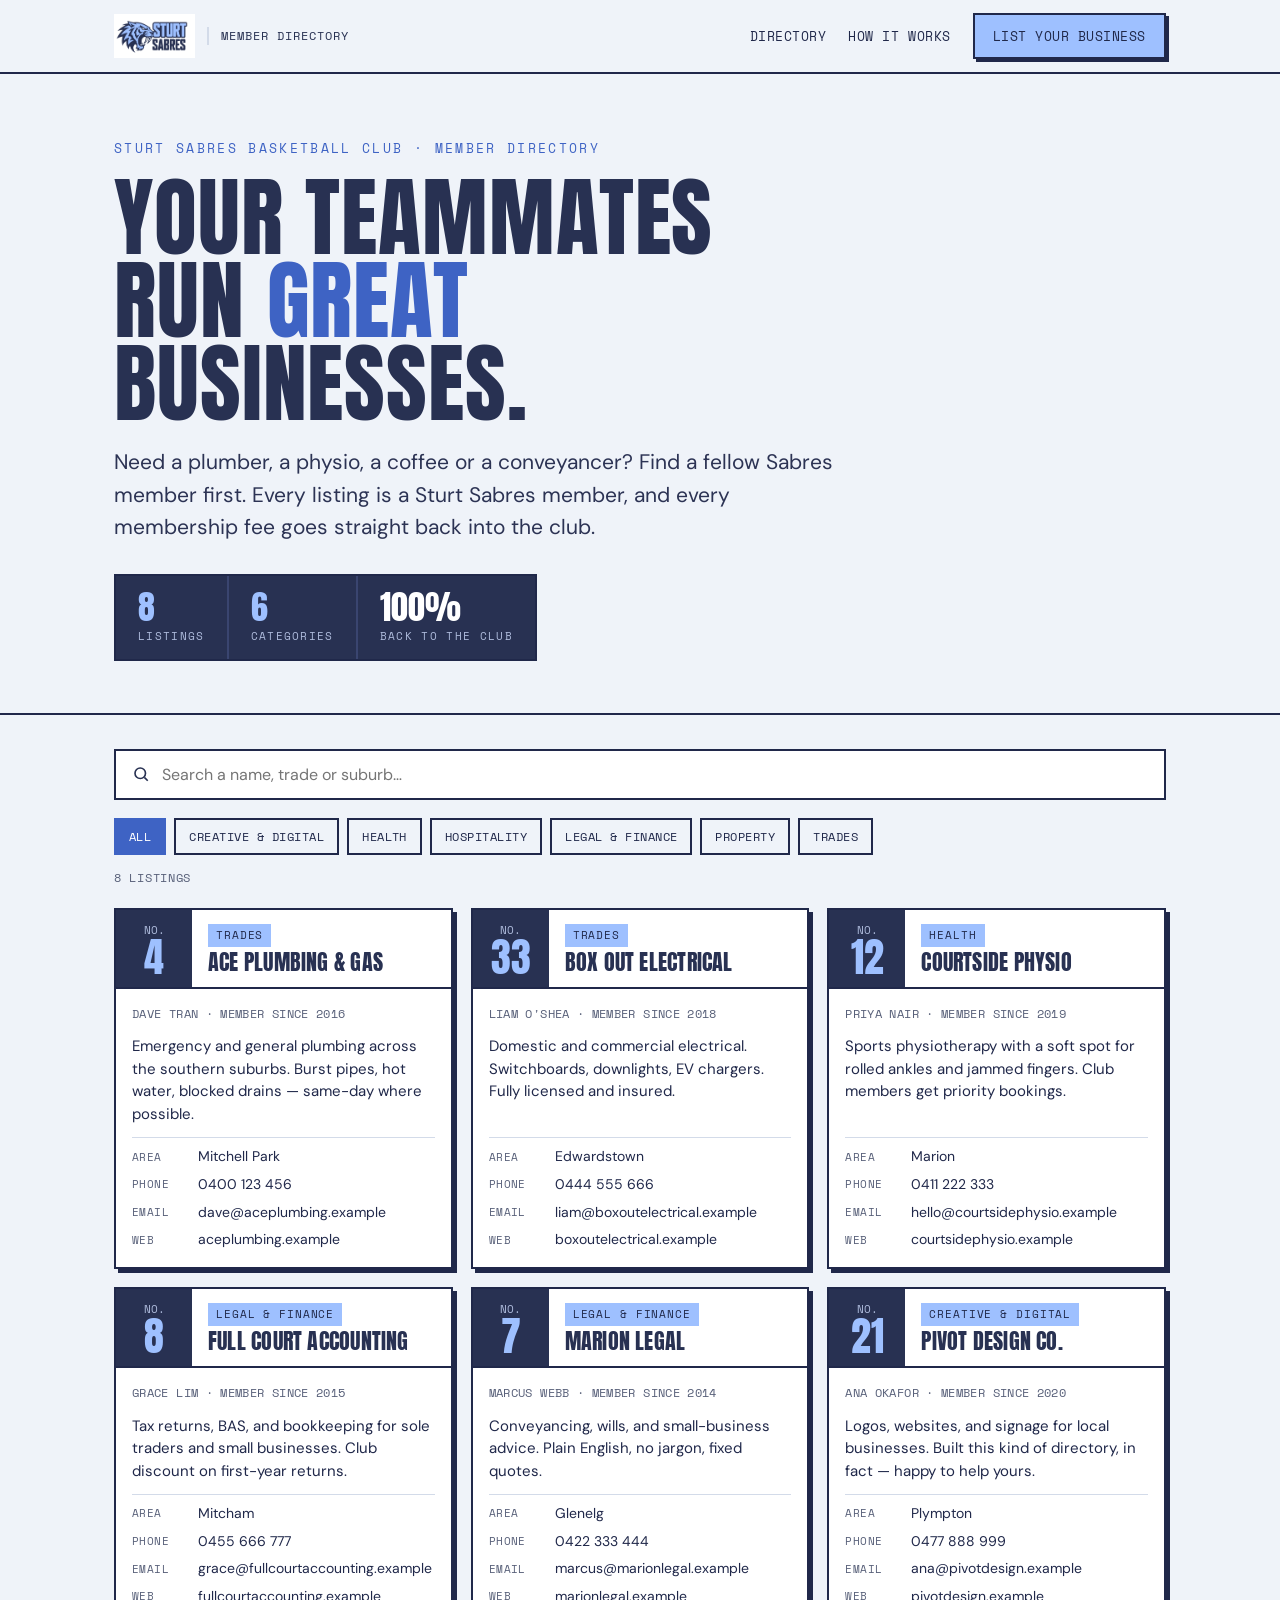
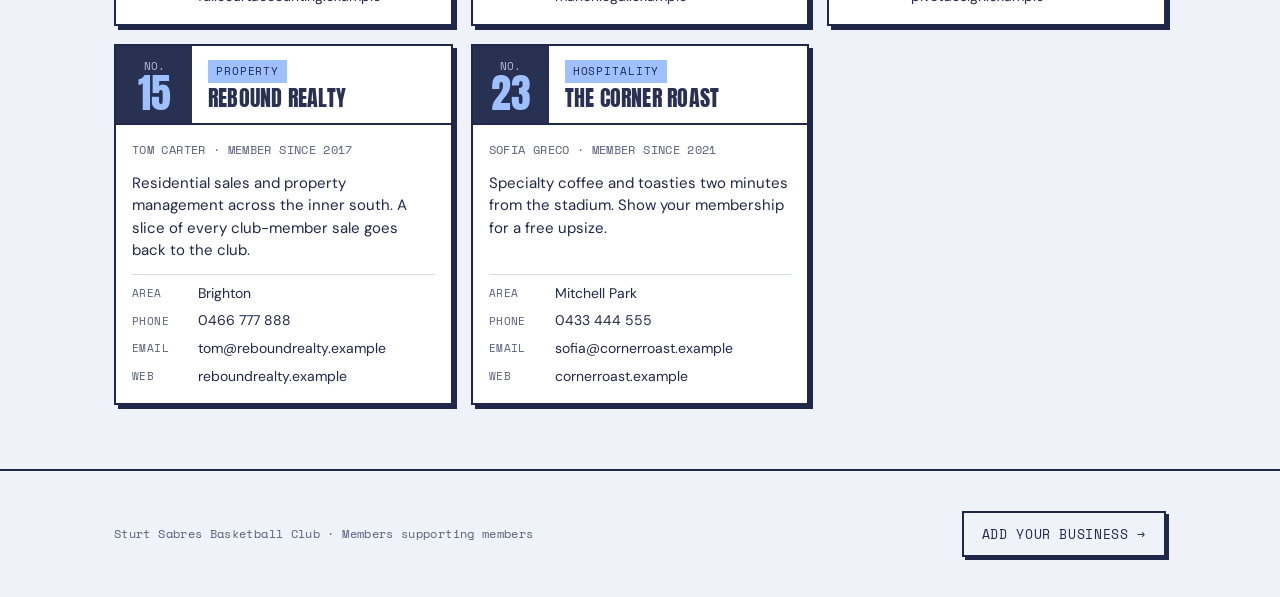
<file: index.html>
<!DOCTYPE html>
<html lang="en">
<head>
  <meta charset="UTF-8" />
  <meta name="viewport" content="width=device-width, initial-scale=1.0" />
  <title>Sturt Sabres — Member Business Directory</title>
  <meta name="description" content="Find a fellow Sturt Sabres Basketball Club member for whatever you need — and keep your money in the club." />
  <link rel="preconnect" href="https://fonts.googleapis.com" />
  <link rel="preconnect" href="https://fonts.gstatic.com" crossorigin />
  <link href="https://fonts.googleapis.com/css2?family=Anton&family=DM+Sans:wght@400;500;700&family=Space+Mono:wght@400;700&display=swap" rel="stylesheet" />
  <link rel="stylesheet" href="styles.css" />
</head>
<body>
  <header class="topbar">
    <div class="wrap">
      <a class="brand" href="index.html">
        <img class="logo" src="assets/logo.png" alt="Sturt Sabres Basketball Club" />
        <span class="brandtag">Member Directory</span>
      </a>
      <nav>
        <a href="index.html">Directory</a>
        <a href="list-your-business.html">How it works</a>
        <a class="btn" href="list-your-business.html">List your business</a>
      </nav>
    </div>
  </header>

  <main>
    <section class="hero">
      <div class="wrap">
        <p class="eyebrow">Sturt Sabres Basketball Club · Member Directory</p>
        <h1>Your teammates run <em>great</em> businesses.</h1>
        <p class="lede">
          Need a plumber, a physio, a coffee or a conveyancer? Find a fellow
          Sabres member first. Every listing is a Sturt Sabres member, and every
          membership fee goes straight back into the club.
        </p>
        <div class="scoreboard" aria-label="Directory stats">
          <div class="cell">
            <div class="num" id="stat-listings">—</div>
            <div class="lbl">Listings</div>
          </div>
          <div class="cell">
            <div class="num" id="stat-categories">—</div>
            <div class="lbl">Categories</div>
          </div>
          <div class="cell">
            <div class="num">100%</div>
            <div class="lbl">Back to the club</div>
          </div>
        </div>
      </div>
    </section>

    <section class="controls">
      <div class="wrap">
        <div class="searchrow">
          <label class="search">
            <svg width="18" height="18" viewBox="0 0 24 24" fill="none" stroke="currentColor" stroke-width="2.2" aria-hidden="true">
              <circle cx="11" cy="11" r="7"></circle>
              <line x1="21" y1="21" x2="16.5" y2="16.5"></line>
            </svg>
            <input id="search" type="search" placeholder="Search a name, trade or suburb…" aria-label="Search the directory" />
          </label>
        </div>
        <div class="chips" id="chips" aria-label="Filter by category"></div>
        <p class="resultcount" id="resultcount"></p>
      </div>
    </section>

    <section>
      <div class="wrap">
        <div class="roster" id="roster" aria-live="polite"></div>
      </div>
    </section>
  </main>

  <footer>
    <div class="wrap">
      <span class="fine">Sturt Sabres Basketball Club · Members supporting members</span>
      <a class="btn ghost" href="list-your-business.html">Add your business →</a>
    </div>
  </footer>

  <script src="app.js"></script>
</body>
</html>
</file>
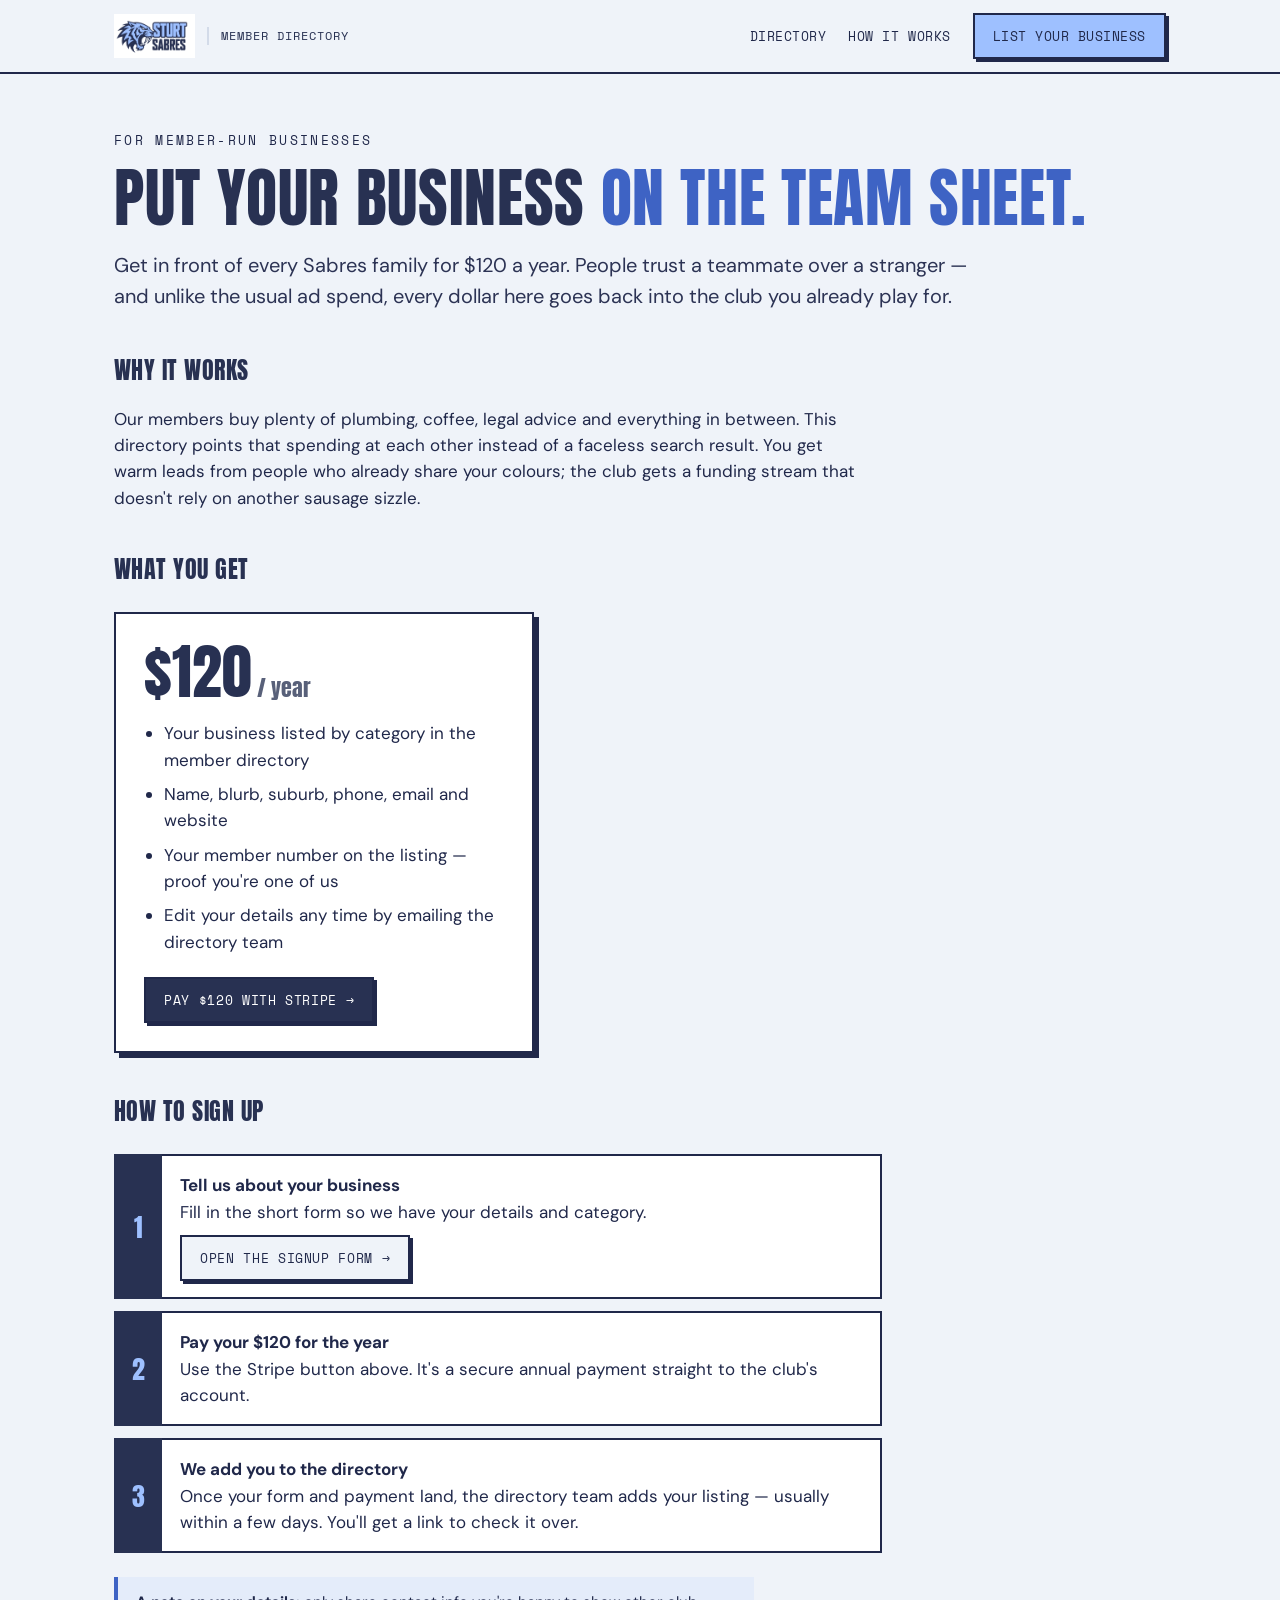
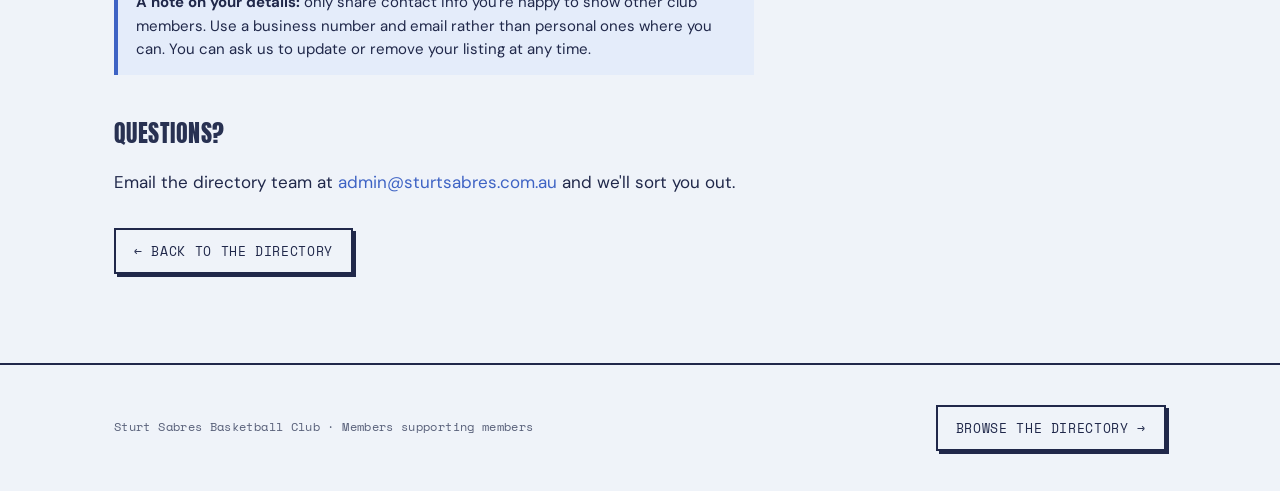
<file: list-your-business.html>
<!DOCTYPE html>
<html lang="en">
<head>
  <meta charset="UTF-8" />
  <meta name="viewport" content="width=device-width, initial-scale=1.0" />
  <title>List Your Business — Sturt Sabres Directory</title>
  <meta name="description" content="Advertise your business to the whole Sturt Sabres Basketball Club for $120/year. Every dollar supports the club." />
  <link rel="preconnect" href="https://fonts.googleapis.com" />
  <link rel="preconnect" href="https://fonts.gstatic.com" crossorigin />
  <link href="https://fonts.googleapis.com/css2?family=Anton&family=DM+Sans:wght@400;500;700&family=Space+Mono:wght@400;700&display=swap" rel="stylesheet" />
  <link rel="stylesheet" href="styles.css" />
</head>
<body>
  <header class="topbar">
    <div class="wrap">
      <a class="brand" href="index.html">
        <img class="logo" src="assets/logo.png" alt="Sturt Sabres Basketball Club" />
        <span class="brandtag">Member Directory</span>
      </a>
      <nav>
        <a href="index.html">Directory</a>
        <a href="list-your-business.html">How it works</a>
        <a class="btn" href="#signup">List your business</a>
      </nav>
    </div>
  </header>

  <main class="page">
    <div class="wrap">
      <p class="eyebrow" style="color:var(--court)">For member-run businesses</p>
      <h1>Put your business <em>on the team sheet.</em></h1>
      <p class="lead">
        Get in front of every Sabres family for $120 a year. People trust a
        teammate over a stranger — and unlike the usual ad spend, every dollar
        here goes back into the club you already play for.
      </p>

      <h2>Why it works</h2>
      <p>
        Our members buy plenty of plumbing, coffee, legal advice and everything
        in between. This directory points that spending at each other instead of
        a faceless search result. You get warm leads from people who already
        share your colours; the club gets a funding stream that doesn't rely on
        another sausage sizzle.
      </p>

      <h2>What you get</h2>
      <div class="pricecard">
        <div class="amt">$120<span> / year</span></div>
        <ul>
          <li>Your business listed by category in the member directory</li>
          <li>Name, blurb, suburb, phone, email and website</li>
          <li>Your member number on the listing — proof you're one of us</li>
          <li>Edit your details any time by emailing the directory team</li>
        </ul>
        <a class="btn line" id="pay-button"
           href="REPLACE_WITH_YOUR_STRIPE_PAYMENT_LINK"
           target="_blank" rel="noopener">Pay $120 with Stripe →</a>
      </div>

      <h2>How to sign up</h2>
      <ol class="steps">
        <li>
          <strong>Tell us about your business</strong>
          Fill in the short form so we have your details and category.
          <p style="margin:10px 0 0">
            <a class="btn ghost" href="https://forms.gle/1pBv7eUbLRjRSwwf7"
               target="_blank" rel="noopener">Open the signup form →</a>
          </p>
        </li>
        <li>
          <strong>Pay your $120 for the year</strong>
          Use the Stripe button above. It's a secure annual payment straight to
          the club's account.
        </li>
        <li>
          <strong>We add you to the directory</strong>
          Once your form and payment land, the directory team adds your listing —
          usually within a few days. You'll get a link to check it over.
        </li>
      </ol>

      <div class="callout">
        <strong>A note on your details:</strong> only share contact info you're
        happy to show other club members. Use a business number and email rather
        than personal ones where you can. You can ask us to update or remove your
        listing at any time.
      </div>

      <h2>Questions?</h2>
      <p>
        Email the directory team at
        <a href="mailto:admin@sturtsabres.com.au">admin@sturtsabres.com.au</a>
        and we'll sort you out.
      </p>

      <p style="margin-top:32px">
        <a class="btn ghost" href="index.html">← Back to the directory</a>
      </p>
    </div>
  </main>

  <footer>
    <div class="wrap">
      <span class="fine">Sturt Sabres Basketball Club · Members supporting members</span>
      <a class="btn ghost" href="index.html">Browse the directory →</a>
    </div>
  </footer>
</body>
</html>
</file>
<file: styles.css>
/* =========================================================================
   Sturt Sabres — Member Business Directory
   Identity: a printed game-day team program. Businesses are roster entries.
   Palette taken from the club logo:
     --ink      #20284A  deepest navy — text, borders, shadows
     --navy     #283152  brand navy — solid blocks (jersey, scoreboard, steps)
     --sky      #9EC0FF  brand sky blue — fills/accents on navy
     --sky-ink  #3E63C4  readable blue — links + emphasis on light surfaces
     --paper    #EFF3F9  cool program paper
     --chalk    #FFFFFF
     --rule     #D3DBE9  hairline
     --muted    #586079  secondary text
   Type:
     Display  Anton (condensed, jersey-number energy)
     Body     DM Sans
     Data     Space Mono (member numbers, tags, stats)
   ========================================================================= */

:root {
  --ink: #20284A;
  --navy: #283152;
  --sky: #9EC0FF;
  --sky-ink: #3E63C4;
  --paper: #EFF3F9;
  --chalk: #FFFFFF;
  --rule: #D3DBE9;
  --muted: #586079;
  --maxw: 1100px;
}

* { box-sizing: border-box; }
html { scroll-behavior: smooth; }

body {
  margin: 0;
  background: var(--paper);
  color: var(--ink);
  font-family: "DM Sans", system-ui, sans-serif;
  font-size: 17px;
  line-height: 1.55;
  -webkit-font-smoothing: antialiased;
}

a { color: var(--sky-ink); text-decoration: none; }
a:hover { text-decoration: underline; }

.wrap { max-width: var(--maxw); margin: 0 auto; padding: 0 24px; }

/* ---------- top bar ---------- */
.topbar {
  border-bottom: 2px solid var(--ink);
  background: var(--paper);
  position: sticky;
  top: 0;
  z-index: 20;
}
.topbar .wrap {
  display: flex;
  align-items: center;
  justify-content: space-between;
  height: 72px;
}
.brand { display: flex; align-items: center; gap: 12px; }
.brand:hover { text-decoration: none; }
.brand img.logo { height: 44px; width: auto; display: block; }
.brandtag {
  font-family: "Space Mono", monospace;
  font-size: 12px;
  letter-spacing: 0.08em;
  text-transform: uppercase;
  color: var(--navy);
  border-left: 2px solid var(--rule);
  padding-left: 12px;
}
.topbar nav { display: flex; gap: 22px; align-items: center; }
.topbar nav a {
  font-family: "Space Mono", monospace;
  font-size: 13px;
  letter-spacing: 0.04em;
  text-transform: uppercase;
  color: var(--ink);
}
.btn {
  display: inline-block;
  font-family: "Space Mono", monospace;
  font-size: 13px;
  letter-spacing: 0.05em;
  text-transform: uppercase;
  background: var(--sky);
  color: var(--ink);
  padding: 11px 18px;
  border: 2px solid var(--ink);
  box-shadow: 3px 3px 0 var(--ink);
  transition: transform .08s ease, box-shadow .08s ease;
}
.btn:hover {
  text-decoration: none;
  transform: translate(1px, 1px);
  box-shadow: 2px 2px 0 var(--ink);
}
.btn:active { transform: translate(3px, 3px); box-shadow: 0 0 0 var(--ink); }
.btn.line { background: var(--navy); color: var(--chalk); }
.btn.ghost { background: var(--paper); color: var(--ink); }

/* ---------- hero / scoreboard ---------- */
.hero { border-bottom: 2px solid var(--ink); padding: 64px 0 52px; }
.eyebrow {
  font-family: "Space Mono", monospace;
  font-size: 13px;
  letter-spacing: 0.18em;
  text-transform: uppercase;
  color: var(--sky-ink);
  margin: 0 0 18px;
}
.hero h1 {
  font-family: "Anton", sans-serif;
  font-weight: 400;
  text-transform: uppercase;
  letter-spacing: 0.01em;
  line-height: 0.94;
  font-size: clamp(40px, 8vw, 88px);
  margin: 0 0 22px;
  max-width: 14ch;
  color: var(--navy);
}
.hero h1 em { color: var(--sky-ink); font-style: normal; }
.hero .lede {
  font-size: clamp(17px, 2.2vw, 21px);
  max-width: 52ch;
  margin: 0 0 30px;
  color: #2C3354;
}

/* scoreboard stat strip */
.scoreboard {
  display: flex;
  flex-wrap: wrap;
  gap: 0;
  border: 2px solid var(--ink);
  background: var(--navy);
  width: fit-content;
  max-width: 100%;
}
.scoreboard .cell {
  padding: 14px 22px;
  border-right: 2px solid #3A4570;
  color: var(--chalk);
}
.scoreboard .cell:last-child { border-right: none; }
.scoreboard .num {
  font-family: "Anton", sans-serif;
  font-size: 34px;
  line-height: 1;
  color: var(--sky);
}
.scoreboard .cell:nth-child(3) .num { color: var(--chalk); }
.scoreboard .lbl {
  font-family: "Space Mono", monospace;
  font-size: 11px;
  letter-spacing: 0.12em;
  text-transform: uppercase;
  color: #AEBBDC;
  margin-top: 4px;
}

/* ---------- controls ---------- */
.controls { padding: 34px 0 8px; }
.searchrow { display: flex; gap: 12px; flex-wrap: wrap; align-items: center; }
.search {
  flex: 1 1 300px;
  display: flex;
  align-items: center;
  gap: 10px;
  border: 2px solid var(--ink);
  background: var(--chalk);
  padding: 12px 16px;
}
.search input {
  border: 0;
  outline: 0;
  font-family: "DM Sans", sans-serif;
  font-size: 16px;
  width: 100%;
  background: transparent;
  color: var(--ink);
}
.search svg { flex: 0 0 auto; color: var(--navy); }

.chips { display: flex; flex-wrap: wrap; gap: 8px; margin: 18px 0 6px; }
.chip {
  font-family: "Space Mono", monospace;
  font-size: 12px;
  letter-spacing: 0.04em;
  text-transform: uppercase;
  padding: 8px 13px;
  border: 2px solid var(--ink);
  background: var(--paper);
  color: var(--ink);
  cursor: pointer;
  transition: background .1s ease, color .1s ease;
}
.chip:hover { background: #E0E8F4; }
.chip[aria-pressed="true"] { background: var(--navy); color: var(--chalk); }
.chip[aria-pressed="true"].all { background: var(--sky-ink); border-color: var(--sky-ink); }

.resultcount {
  font-family: "Space Mono", monospace;
  font-size: 12px;
  letter-spacing: 0.06em;
  text-transform: uppercase;
  color: var(--muted);
  margin: 14px 0 4px;
}

/* ---------- roster grid ---------- */
.roster {
  display: grid;
  grid-template-columns: repeat(auto-fill, minmax(320px, 1fr));
  gap: 18px;
  padding: 8px 0 64px;
}
.card {
  background: var(--chalk);
  border: 2px solid var(--ink);
  box-shadow: 4px 4px 0 var(--ink);
  display: flex;
  flex-direction: column;
  overflow: hidden;
}
.card .head {
  display: flex;
  align-items: stretch;
  border-bottom: 2px solid var(--ink);
}
.jersey {
  flex: 0 0 auto;
  width: 76px;
  background: var(--navy);
  color: var(--chalk);
  display: flex;
  flex-direction: column;
  align-items: center;
  justify-content: center;
  padding: 12px 6px;
}
.jersey .hash { font-family: "Space Mono", monospace; font-size: 11px; color: #AEBBDC; }
.jersey .no {
  font-family: "Anton", sans-serif;
  font-size: 40px;
  line-height: 0.9;
  color: var(--sky);
}
.head .who { padding: 12px 16px; display: flex; flex-direction: column; justify-content: center; gap: 4px; }
.pos {
  align-self: flex-start;
  font-family: "Space Mono", monospace;
  font-size: 11px;
  letter-spacing: 0.08em;
  text-transform: uppercase;
  color: var(--ink);
  background: var(--sky);
  padding: 3px 8px;
}
.card h3 {
  font-family: "Anton", sans-serif;
  font-weight: 400;
  text-transform: uppercase;
  letter-spacing: 0.01em;
  font-size: 22px;
  line-height: 1;
  margin: 0;
  color: var(--navy);
}
.card .body { padding: 16px; display: flex; flex-direction: column; gap: 12px; flex: 1; }
.owner {
  font-family: "Space Mono", monospace;
  font-size: 12px;
  letter-spacing: 0.03em;
  color: var(--muted);
  text-transform: uppercase;
}
.blurb { margin: 0; font-size: 15px; line-height: 1.5; }
.meta { margin-top: auto; display: flex; flex-direction: column; gap: 6px; padding-top: 8px; border-top: 1px solid var(--rule); }
.meta .row { display: flex; gap: 8px; align-items: center; font-size: 14px; }
.meta .row .k {
  font-family: "Space Mono", monospace;
  font-size: 11px;
  letter-spacing: 0.04em;
  text-transform: uppercase;
  color: var(--muted);
  flex: 0 0 58px;
}
.meta a { color: var(--ink); }
.meta a:hover { color: var(--sky-ink); }

/* empty state */
.empty {
  border: 2px dashed var(--rule);
  padding: 48px 24px;
  text-align: center;
  color: var(--muted);
  grid-column: 1 / -1;
}
.empty strong { color: var(--ink); display: block; font-size: 20px; margin-bottom: 6px; font-family: "Anton", sans-serif; font-weight: 400; text-transform: uppercase; letter-spacing: 0.02em;}

/* ---------- footer ---------- */
footer {
  border-top: 2px solid var(--ink);
  padding: 40px 0;
  font-size: 14px;
}
footer .wrap { display: flex; flex-wrap: wrap; gap: 16px; justify-content: space-between; align-items: center; }
footer .fine { color: var(--muted); font-family: "Space Mono", monospace; font-size: 12px; letter-spacing: 0.03em; }

/* ---------- content pages (list-your-business) ---------- */
.page { padding: 56px 0 72px; }
.page h1 {
  font-family: "Anton", sans-serif;
  font-weight: 400;
  text-transform: uppercase;
  letter-spacing: 0.01em;
  line-height: 0.96;
  font-size: clamp(36px, 6vw, 64px);
  margin: 0 0 8px;
  color: var(--navy);
}
.page h1 em { color: var(--sky-ink); font-style: normal; }
.page h2 {
  font-family: "Anton", sans-serif;
  font-weight: 400;
  text-transform: uppercase;
  letter-spacing: 0.02em;
  font-size: 24px;
  margin: 40px 0 12px;
  color: var(--navy);
}
.page p { max-width: 62ch; }
.lead { font-size: 20px; max-width: 56ch; color: #2C3354; }

.steps { list-style: none; counter-reset: step; padding: 0; margin: 24px 0; max-width: 64ch; }
.steps li {
  counter-increment: step;
  position: relative;
  padding: 16px 16px 16px 64px;
  border: 2px solid var(--ink);
  background: var(--chalk);
  margin-bottom: 12px;
}
.steps li::before {
  content: counter(step);
  position: absolute;
  left: -2px; top: -2px; bottom: -2px;
  width: 48px;
  background: var(--navy);
  color: var(--sky);
  font-family: "Anton", sans-serif;
  font-size: 26px;
  display: flex; align-items: center; justify-content: center;
}
.steps li strong { display: block; }

.pricecard {
  border: 2px solid var(--ink);
  box-shadow: 5px 5px 0 var(--ink);
  background: var(--chalk);
  padding: 28px;
  max-width: 420px;
  margin: 24px 0 8px;
}
.pricecard .amt { font-family: "Anton", sans-serif; font-size: 60px; line-height: 1; color: var(--navy); }
.pricecard .amt span { font-size: 22px; color: var(--muted); }
.pricecard ul { margin: 18px 0 22px; padding-left: 20px; }
.pricecard li { margin-bottom: 8px; }

.callout {
  border-left: 4px solid var(--sky-ink);
  background: #E4ECFA;
  padding: 14px 18px;
  margin: 22px 0;
  max-width: 64ch;
  font-size: 15px;
}

/* ---------- responsive ---------- */
@media (max-width: 640px) {
  body { font-size: 16px; }
  .topbar nav a:not(.btn) { display: none; }
  .brandtag { display: none; }
  .brand img.logo { height: 38px; }
  .roster { grid-template-columns: 1fr; }
  .scoreboard { width: 100%; }
  .scoreboard .cell { flex: 1; }
}

/* ---------- a11y ---------- */
:focus-visible { outline: 3px solid var(--sky-ink); outline-offset: 2px; }
@media (prefers-reduced-motion: reduce) {
  * { transition: none !important; scroll-behavior: auto !important; }
}
</file>
